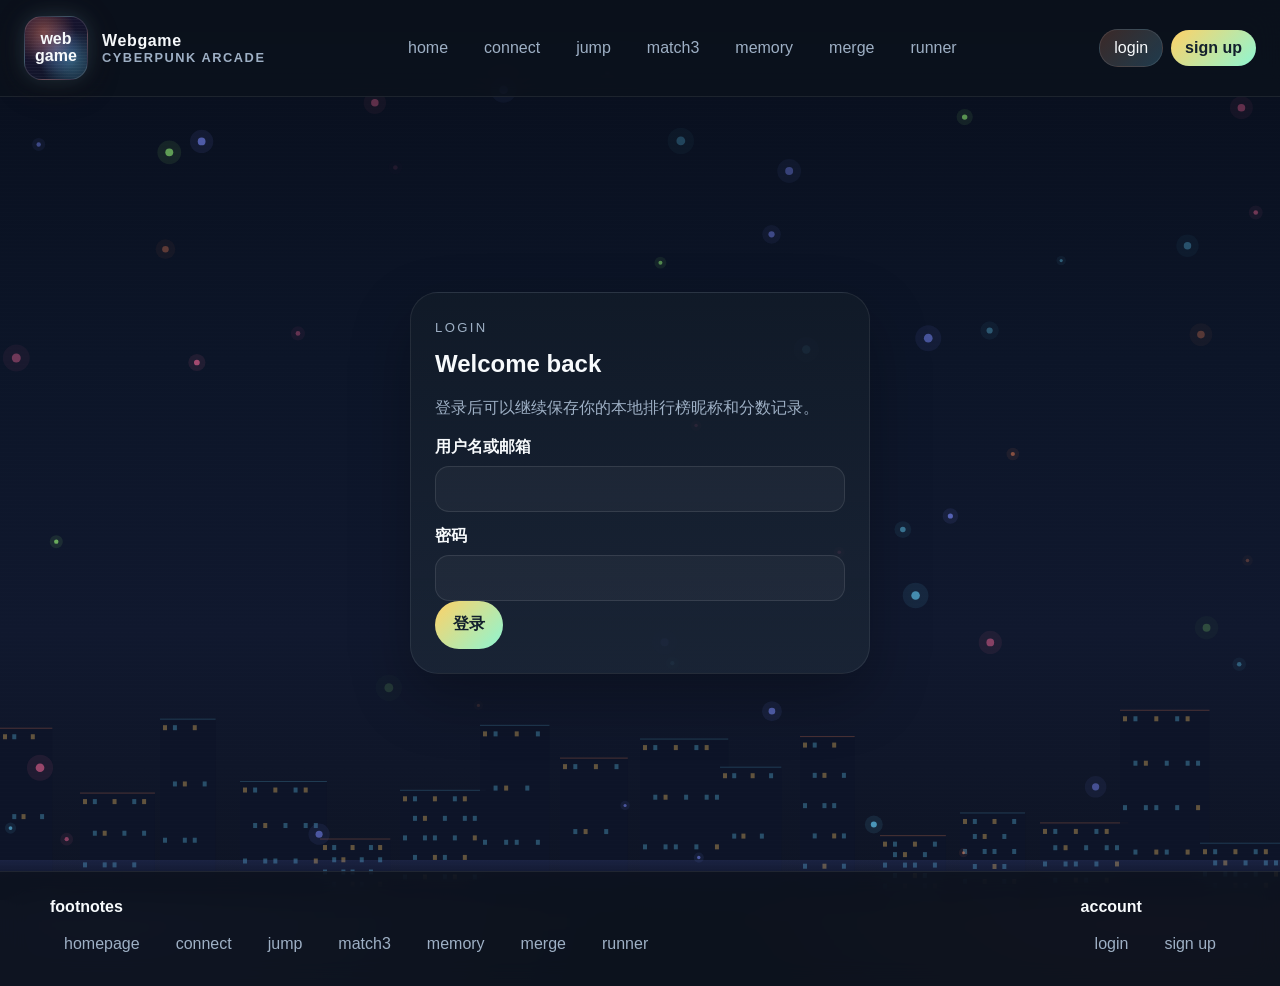
<file: site/login.html>
<!doctype html>
<html lang="zh-CN">
<head>
  <meta charset="utf-8">
  <meta name="viewport" content="width=device-width, initial-scale=1">
  <title>Login</title>
  <link rel="stylesheet" href="./assets/style.css">
</head>
<body>
  <div class="site-shell">
    <header class="site-header">
      <div class="brand-wrap">
        <a class="logo-orb" href="./index.html"><span class="logo-text">web<br>game</span></a>
        <div class="brand-texts">
          <a class="brand" href="./index.html">Webgame</a>
          <span class="brand-sub">Cyberpunk Arcade</span>
        </div>
      </div>

      <nav class="top-nav">
        <a href="./index.html">home</a>
        <a href="./games/connect.html">connect</a>
        <a href="./games/jump.html">jump</a>
        <a href="./games/match3.html">match3</a>
        <a href="./games/memory.html">memory</a>
        <a href="./games/merge.html">merge</a>
        <a href="./games/runner.html">runner</a>
      </nav>

      <div class="auth-links">
        <a class="is-current" href="./login.html">login</a>
        <a class="auth-primary" href="./signup.html">sign up</a>
      </div>
    </header>

    <main class="page auth-page">
      <section class="panel auth-card">
        <p class="eyebrow">login</p>
        <h1>Welcome back</h1>
        <p>登录后可以继续保存你的本地排行榜昵称和分数记录。</p>

        <form class="auth-forms">
          <label>用户名或邮箱</label>
          <input name="user" required>

          <label>密码</label>
          <input name="password" type="password" required>

          <button type="submit">登录</button>
        </form>
      </section>
    </main>

    <footer class="site-footer">
      <div class="footer-inner">
        <div>
          <div class="footer-title">footnotes</div>
          <div class="footer-links">
            <a href="./index.html">homepage</a>
            <a href="./games/connect.html">connect</a>
            <a href="./games/jump.html">jump</a>
            <a href="./games/match3.html">match3</a>
            <a href="./games/memory.html">memory</a>
            <a href="./games/merge.html">merge</a>
            <a href="./games/runner.html">runner</a>
          </div>
        </div>

        <div>
          <div class="footer-title">account</div>
          <div class="footer-auth">
            <a href="./login.html">login</a>
            <a href="./signup.html">sign up</a>
          </div>
        </div>
      </div>
    </footer>
  </div>

  <script src="./assets/main.js"></script>
</body>
</html>
</file>
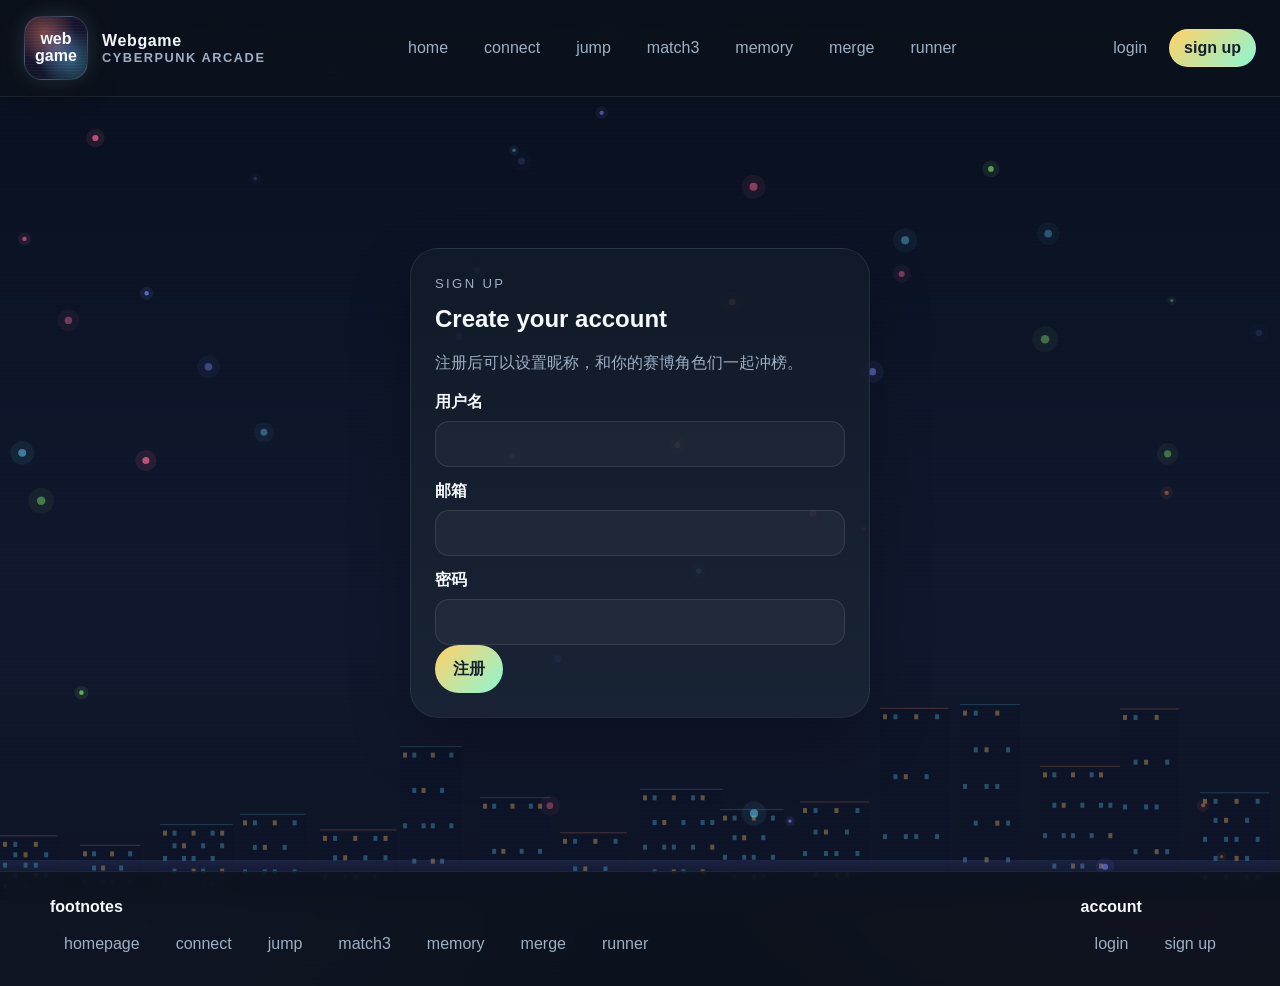
<file: site/signup.html>
<!doctype html>
<html lang="zh-CN">
<head>
  <meta charset="utf-8">
  <meta name="viewport" content="width=device-width, initial-scale=1">
  <title>Sign Up</title>
  <link rel="stylesheet" href="./assets/style.css">
</head>
<body>
  <div class="site-shell">
    <header class="site-header">
      <div class="brand-wrap">
        <a class="logo-orb" href="./index.html"><span class="logo-text">web<br>game</span></a>
        <div class="brand-texts">
          <a class="brand" href="./index.html">Webgame</a>
          <span class="brand-sub">Cyberpunk Arcade</span>
        </div>
      </div>

      <nav class="top-nav">
        <a href="./index.html">home</a>
        <a href="./games/connect.html">connect</a>
        <a href="./games/jump.html">jump</a>
        <a href="./games/match3.html">match3</a>
        <a href="./games/memory.html">memory</a>
        <a href="./games/merge.html">merge</a>
        <a href="./games/runner.html">runner</a>
      </nav>

      <div class="auth-links">
        <a href="./login.html">login</a>
        <a class="auth-primary is-current" href="./signup.html">sign up</a>
      </div>
    </header>

    <main class="page auth-page">
      <section class="panel auth-card">
        <p class="eyebrow">sign up</p>
        <h1>Create your account</h1>
        <p>注册后可以设置昵称，和你的赛博角色们一起冲榜。</p>

        <form class="auth-forms">
          <label>用户名</label>
          <input name="username" required>

          <label>邮箱</label>
          <input name="email" type="email" required>

          <label>密码</label>
          <input name="password" type="password" required>

          <button type="submit">注册</button>
        </form>
      </section>
    </main>

    <footer class="site-footer">
      <div class="footer-inner">
        <div>
          <div class="footer-title">footnotes</div>
          <div class="footer-links">
            <a href="./index.html">homepage</a>
            <a href="./games/connect.html">connect</a>
            <a href="./games/jump.html">jump</a>
            <a href="./games/match3.html">match3</a>
            <a href="./games/memory.html">memory</a>
            <a href="./games/merge.html">merge</a>
            <a href="./games/runner.html">runner</a>
          </div>
        </div>

        <div>
          <div class="footer-title">account</div>
          <div class="footer-auth">
            <a href="./login.html">login</a>
            <a href="./signup.html">sign up</a>
          </div>
        </div>
      </div>
    </footer>
  </div>

  <script src="./assets/main.js"></script>
</body>
</html>
</file>
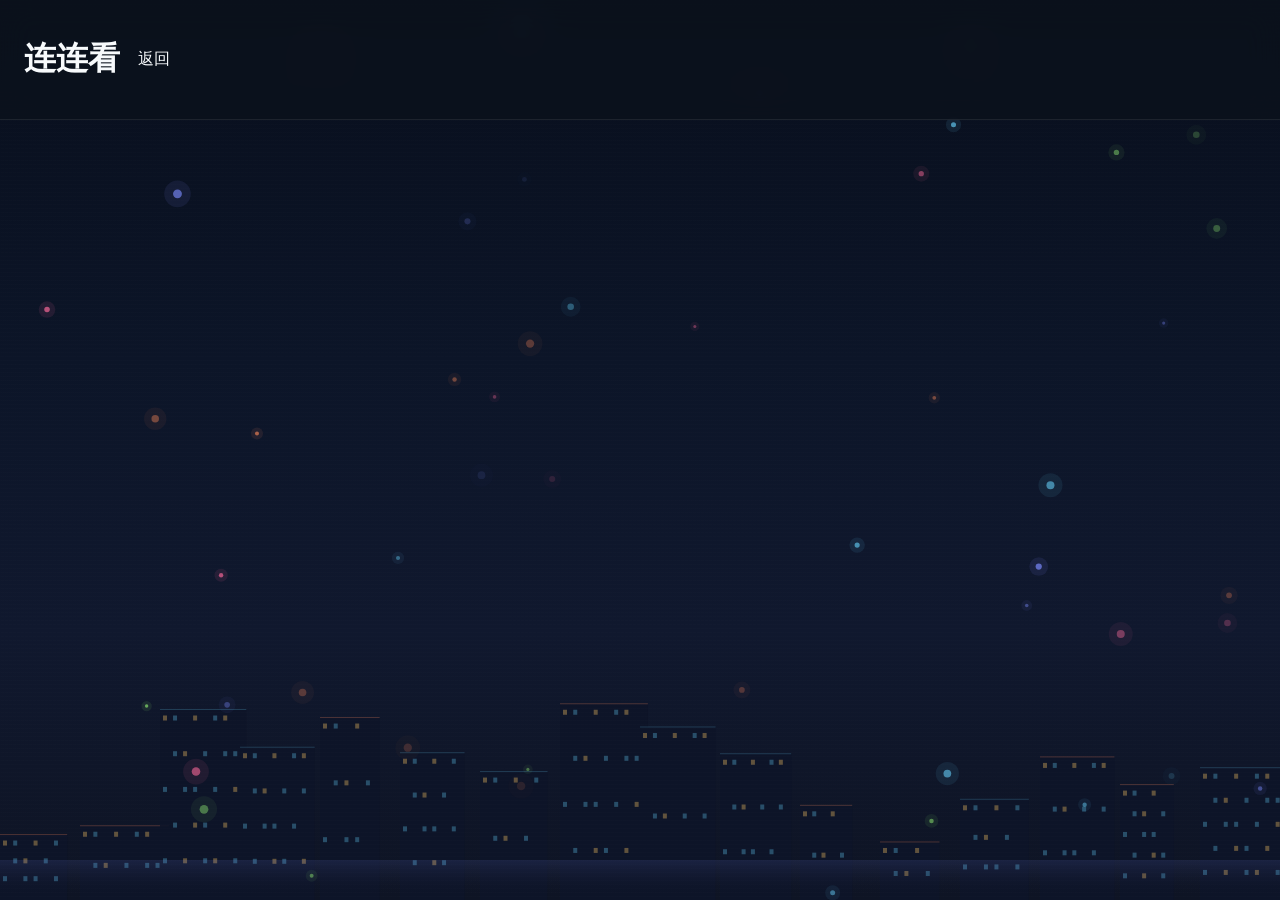
<file: site/games/lianliankan.html>
<!doctype html>
<html lang="zh-CN">
  <head>
    <meta charset="utf-8">
    <meta name="viewport" content="width=device-width, initial-scale=1">
    <title>连连看</title>
    <link rel="stylesheet" href="/site/assets/style.css">
  </head>
  <body>
    <header class="site-header"><h1>连连看</h1><nav><a href="/site/index.html">返回</a></nav></header>
    <main class="container">
      <p>这是“连连看”游戏的占位页。放置棋盘和逻辑在这里。</p>
      <div class="game-card" style="height:300px;align-items:flex-start;padding:12px;"><small style="color:#666">游戏画布占位</small></div>
    </main>
    <script src="/site/assets/main.js"></script>
  </body>
</html>
</file>
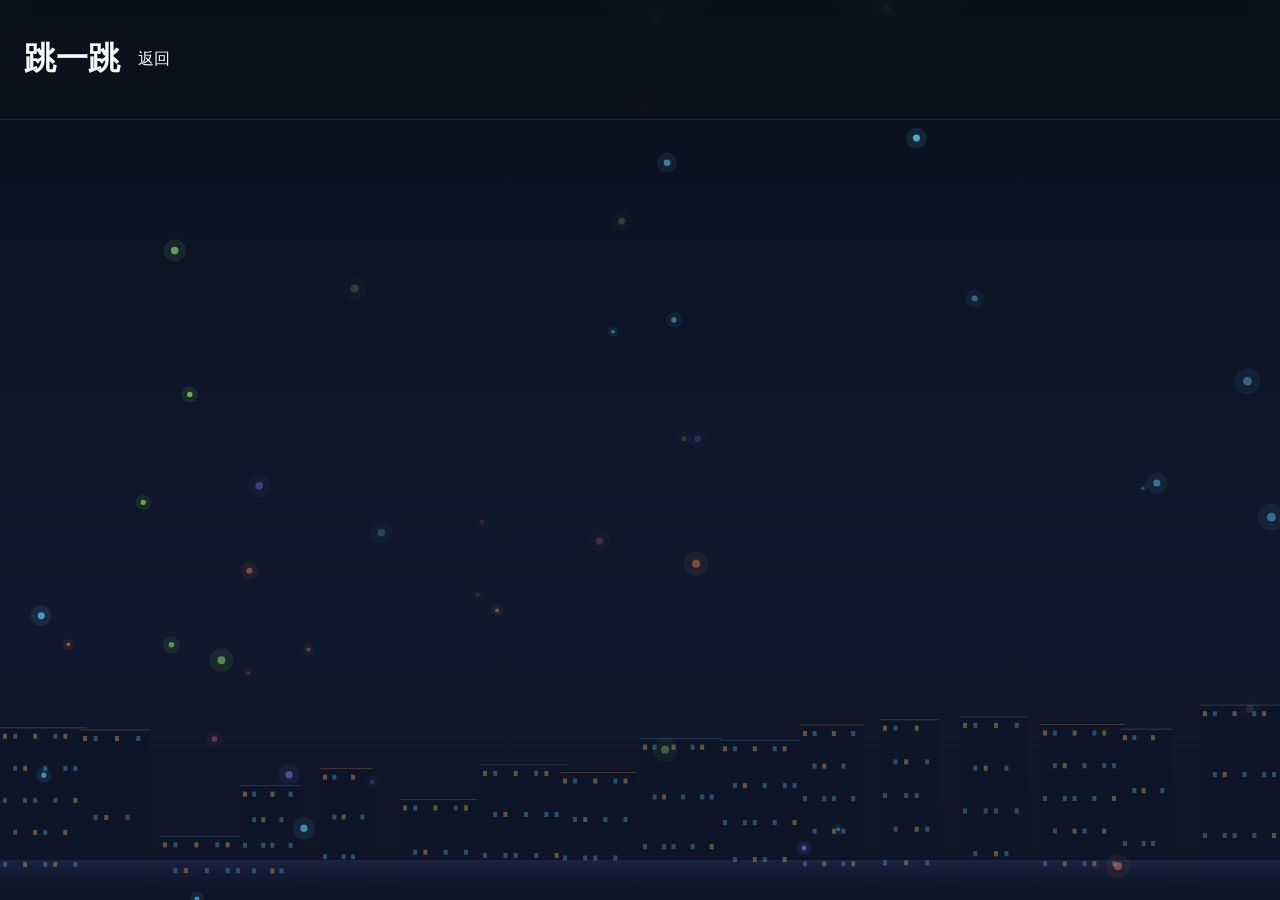
<file: site/games/tiaoyitiao.html>
<!doctype html>
<html lang="zh-CN">
  <head>
    <meta charset="utf-8">
    <meta name="viewport" content="width=device-width, initial-scale=1">
    <title>跳一跳</title>
    <link rel="stylesheet" href="/site/assets/style.css">
  </head>
  <body>
    <header class="site-header"><h1>跳一跳</h1><nav><a href="/site/index.html">返回</a></nav></header>
    <main class="container">
      <p>这是“跳一跳”游戏的占位页。你可以在这里加入 Canvas 或游戏逻辑。</p>
      <div class="game-card" style="height:300px;align-items:flex-start;padding:12px;"><small style="color:#666">游戏画布占位</small></div>
    </main>
    <script src="/site/assets/main.js"></script>
  </body>
</html>
</file>
<file: site/assets/style.css>
:root{
  --bg:#0f1724;
  --bg-soft:#162133;
  --panel:rgba(18,27,40,.84);
  --panel-2:rgba(26,37,54,.88);
  --line:rgba(255,255,255,.08);
  --line-strong:rgba(104,213,255,.3);
  --text:#f7fafc;
  --muted:#9eb0c5;
  --warm:#ff8a5b;
  --warm-soft:#ffd166;
  --cool:#68d5ff;
  --cool-soft:#8ef6d3;
  --pink:#ff6b9c;
  --violet:#7c8cff;
  --green:#8ae26f;
  --shadow:0 24px 60px rgba(0,0,0,.28);
  --radius-xl:28px;
  --radius-lg:22px;
  --radius-md:16px;
  --radius-pill:999px;
}

*{box-sizing:border-box}
html,body{margin:0;min-height:100%}
body{
  font-family:"Segoe UI","PingFang SC","Microsoft YaHei",sans-serif;
  color:var(--text);
  background:
    /* 左上暖光 */
    radial-gradient(ellipse 50% 40% at 5% 5%, rgba(255,138,91,.14), transparent),
    /* 右上冷光 */
    radial-gradient(ellipse 45% 35% at 95% 8%, rgba(104,213,255,.12), transparent),
    /* 左下紫 */
    radial-gradient(ellipse 40% 30% at 8% 92%, rgba(124,140,255,.1), transparent),
    /* 右下粉 */
    radial-gradient(ellipse 35% 25% at 90% 88%, rgba(255,107,156,.08), transparent),
    /* 中心柔光 */
    radial-gradient(ellipse 60% 50% at 50% 50%, rgba(255,255,255,.02), transparent),
    var(--bg);
  overflow-x:hidden;
  position:relative;
}
/* 全局网格覆盖 — 轻柔双色 */
body::before{
  content:"";position:fixed;inset:0;pointer-events:none;z-index:0;
  background:
    linear-gradient(rgba(104,213,255,.03) 1px, transparent 1px),
    linear-gradient(90deg, rgba(255,138,91,.025) 1px, transparent 1px);
  background-size:40px 40px;
  mask-image:linear-gradient(to bottom, rgba(0,0,0,.6) 0%, rgba(0,0,0,.2) 80%, transparent 100%);
}
/* 超薄 CRT 扫描线 */
body::after{
  content:"";position:fixed;inset:0;pointer-events:none;z-index:0;
  background:repeating-linear-gradient(0deg,transparent 0px,transparent 3px,rgba(255,255,255,.008) 3px,rgba(255,255,255,.008) 4px);
}
a{color:inherit;text-decoration:none}
button,input{font:inherit}

#ambient-canvas{
  position:fixed;
  inset:0;
  width:100%;
  height:100%;
  z-index:0;
  pointer-events:none;
}

.site-shell{position:relative;z-index:1;min-height:100vh;display:flex;flex-direction:column}
.site-header{
  position:sticky;
  top:0;
  z-index:20;
  display:grid;
  grid-template-columns:auto 1fr auto;
  gap:18px;
  align-items:center;
  padding:16px 24px;
  background:rgba(12,18,28,.8);
  backdrop-filter:blur(16px);
  border-bottom:1px solid var(--line);
}
.brand-wrap{display:flex;align-items:center;gap:14px}
.logo-orb{
  width:64px;height:64px;border-radius:18px;display:grid;place-items:center;
  background:
    radial-gradient(circle at 30% 25%, rgba(255,138,91,.4), transparent 50%),
    radial-gradient(circle at 75% 70%, rgba(104,213,255,.35), transparent 50%),
    radial-gradient(circle at 50% 50%, rgba(124,140,255,.3), transparent 60%),
    linear-gradient(145deg, #1a1030, #0e1828);
  border:1.5px solid rgba(255,255,255,.15);
  box-shadow:
    0 0 20px rgba(104,213,255,.15),
    0 0 40px rgba(255,138,91,.08),
    0 8px 32px rgba(0,0,0,.3);
  position:relative;
  overflow:hidden;
  transition:.3s ease;
}
.logo-orb:hover{
  box-shadow:
    0 0 28px rgba(104,213,255,.25),
    0 0 50px rgba(255,138,91,.15),
    0 8px 32px rgba(0,0,0,.3);
  transform:translateY(-2px);
}
/* 扫描线动效 */
.logo-orb::after{
  content:"";position:absolute;inset:0;pointer-events:none;
  background:repeating-linear-gradient(0deg,transparent 0px,transparent 2px,rgba(255,255,255,.03) 2px,rgba(255,255,255,.03) 3px);
  animation:logoScan 4s linear infinite;
}
@keyframes logoScan{
  0%{transform:translateY(-100%)}100%{transform:translateY(100%)}
}
.logo-svg{width:52px;height:52px;display:block;filter:drop-shadow(0 0 6px rgba(104,213,255,.3))}
.brand,.brand-texts{font-weight:800;letter-spacing:.04em}
.logo-text{line-height:1.05;text-align:center;font-weight:800}
.brand-sub{
  display:block;
  color:var(--muted);
  font-size:.8rem;
  letter-spacing:.12em;
  text-transform:uppercase;
}
.top-nav,.auth-links,.footer-links,.footer-auth,.quick-links{
  display:flex;flex-wrap:wrap;gap:8px;align-items:center
}
.top-nav{justify-content:center}
.auth-links{justify-content:flex-end}
.top-nav a,.auth-links a,.footer-links a,.footer-auth a,.quick-links a{
  padding:9px 14px;border-radius:var(--radius-pill);color:var(--muted);
  transition:.18s ease;
}
.top-nav a:hover,.auth-links a:hover,.footer-links a:hover,.footer-auth a:hover,.quick-links a:hover{
  color:var(--text);background:rgba(255,255,255,.06);transform:translateY(-1px)
}
.is-current{
  background:linear-gradient(135deg, rgba(255,138,91,.2), rgba(104,213,255,.22));
  color:var(--text)!important;
  border:1px solid rgba(255,255,255,.1);
}
.auth-primary{
  color:#13202d!important;
  background:linear-gradient(135deg, var(--warm-soft), var(--cool-soft));
  font-weight:700;
}

.page{width:min(1180px, calc(100% - 28px));margin:26px auto 0;flex:1}
.panel{
  background:linear-gradient(180deg, var(--panel), var(--panel-2));
  border:1px solid var(--line);
  border-radius:var(--radius-xl);
  box-shadow:var(--shadow);
}

.home-hero{
  display:grid;
  grid-template-columns:1.2fr .8fr;
  gap:24px;
  padding:30px;
  align-items:center;
}
.eyebrow{
  margin:0 0 10px;
  color:var(--cool);
  font-size:.82rem;
  letter-spacing:.18em;
  text-transform:uppercase;
}
.hero-copy h1,.game-head h1,.auth-card h1{margin:0 0 12px}
.hero-copy h1{font-size:clamp(2.2rem,4vw,3.5rem);line-height:1.04}
.hero-copy p,.game-head p,.auth-card p,.cw-lore-text,.side-card p,.leaderboard li,.footer-note{
  color:var(--muted);
  line-height:1.7;
}
.hero-actions,.game-controls{display:flex;flex-wrap:wrap;gap:12px;align-items:center}
.hero-actions{margin-top:22px}
.cta-primary,.cta-secondary,.game-controls button,.auth-card button{
  min-height:48px;padding:0 18px;border:none;border-radius:var(--radius-pill);cursor:pointer;
  display:inline-flex;align-items:center;justify-content:center;font-weight:700;transition:.18s ease
}
.cta-primary,.game-controls button,.auth-card button{
  color:#13202d;background:linear-gradient(135deg, var(--warm-soft), var(--cool-soft))
}
.cta-secondary{
  color:var(--text);background:rgba(255,255,255,.05);border:1px solid rgba(255,255,255,.1)
}
.cta-primary:hover,.cta-secondary:hover,.game-controls button:hover,.auth-card button:hover{transform:translateY(-2px)}

.glow-frame{
  min-height:320px;padding:20px;border-radius:24px;
  background:
    radial-gradient(circle at top left, rgba(255,138,91,.22), transparent 36%),
    radial-gradient(circle at bottom right, rgba(104,213,255,.2), transparent 42%),
    rgba(14,22,34,.84);
  border:1px solid rgba(255,255,255,.1);
}
.hero-preview{display:flex;flex-direction:column;gap:16px;height:100%}
.hero-preview-top{display:flex;gap:10px;flex-wrap:wrap}
.hero-chip{
  padding:8px 12px;border-radius:var(--radius-pill);background:rgba(255,255,255,.08);
  color:var(--text);font-size:.88rem
}
.hero-chip-alt{background:rgba(104,213,255,.12)}
.hero-preview-board{
  display:grid;
  grid-template-columns:repeat(2,minmax(0,1fr));
  gap:12px;
  flex:1;
}
.hero-preview-card,.game-block{
  padding:18px;border-radius:20px;border:1px solid rgba(255,255,255,.08);
  background:rgba(255,255,255,.04);transition:.18s ease
}
.hero-preview-card strong,.game-title h3{display:block;margin-bottom:8px}
.hero-preview-card span{color:var(--muted);font-size:.92rem;line-height:1.5}
.hero-preview-card:hover,.game-block:hover{
  transform:translateY(-4px);
  border-color:var(--line-strong);
  background:rgba(255,255,255,.07);
}

.home-grid{
  margin-top:20px;
  display:grid;
  grid-template-columns:repeat(2,minmax(0,1fr));
  gap:20px;
}
.game-block{min-height:190px;display:flex;flex-direction:column;justify-content:space-between}
.game-block-top,.block-bottom{display:flex;justify-content:space-between;gap:12px;align-items:flex-start}
.game-tag{color:var(--warm-soft);font-size:.78rem;letter-spacing:.16em;text-transform:uppercase}
.game-title p,.mascot-title,.world-best,.cw-subinfo,.muted,.score{color:var(--muted)}
.block-arrow{
  width:42px;height:42px;border-radius:14px;background:rgba(255,255,255,.08);
  display:grid;place-items:center;flex:none
}
.block-cta{
  padding:10px 14px;border-radius:var(--radius-pill);
  background:rgba(104,213,255,.12);color:var(--text);font-weight:700
}

.mascot-strip{margin-top:24px;padding:24px}
.mascot-row{display:flex;flex-wrap:wrap;gap:16px;align-items:stretch;justify-content:center}
.mascot-card{
  width:140px;padding:16px 12px 14px;border-radius:22px;
  background:rgba(255,255,255,.04);border:1px solid rgba(255,255,255,.08);
  display:flex;flex-direction:column;align-items:center;gap:6px;
  transition:.25s ease
}
.mascot-card:hover{transform:translateY(-6px);border-color:rgba(255,255,255,.18);background:rgba(255,255,255,.07)}
.mascot-canvas{display:block;border-radius:12px;cursor:pointer;transition:filter .2s ease;touch-action:none}
.mascot-canvas:hover{filter:brightness(1.1) drop-shadow(0 0 8px rgba(104,213,255,.3))}
.mascot-hint{
  color:var(--muted);font-size:.85rem;line-height:1.7;margin-bottom:10px;
  padding:10px 14px;border-radius:14px;
  background:linear-gradient(135deg, rgba(255,138,91,.06), rgba(104,213,255,.06));
  border:1px dashed rgba(255,255,255,.1)
}
.mascot-hint strong{color:var(--warm-soft)}
.mascot-name{color:var(--text);font-size:.95rem;font-weight:700}
.mascot-personality{font-size:.78rem;font-weight:600;letter-spacing:.06em}
.mascot-desc{color:var(--muted);font-size:.72rem;line-height:1.5;text-align:center}
.mascot-collected{font-size:.68rem;color:var(--cool-soft);font-weight:600}
.mascot-secret{border:1px dashed rgba(255,255,255,.12);background:rgba(255,255,255,.02)}
.mascot-secret.mascot-unlocked{border-style:solid;border-color:rgba(255,209,102,.25);background:rgba(255,209,102,.04)}
.blind-box{
  width:64px;height:64px;border-radius:16px;
  background:rgba(255,255,255,.06);border:2px dashed rgba(255,255,255,.1);
  display:grid;place-items:center;font-size:1.8rem;color:rgba(255,255,255,.15);
  font-weight:800
}
.mascot-progress{font-size:.7rem;color:var(--muted);font-weight:600}
.celeb-progress{color:var(--muted);font-size:.82rem;text-align:center;line-height:1.6}
.celeb-progress strong{color:var(--warm-soft)}
.mascot{position:relative;width:58px;height:58px}
.mascot .head,.mascot .body,.mascot .arm,.mascot .leg,.mascot .eye,.mascot .mouth,.mascot .extra{position:absolute}
.mascot.skull .head,.mascot.blob .head,.mascot.buddy .head,.mascot.crown .head,.mascot.fluff .head{
  inset:8px;border:2px solid rgba(255,255,255,.72);border-radius:18px
}
.mascot.fluff .head,.mascot.crown .head{border-radius:50%}
.mascot .eye.eye-l,.mascot .eye.eye-r{
  width:6px;height:8px;background:var(--cool-soft);border-radius:50%;top:22px
}
.mascot .eye.eye-l{left:20px}.mascot .eye.eye-r{right:20px}
.mascot .body{left:21px;right:21px;bottom:10px;height:16px;border:2px solid rgba(255,255,255,.7);border-top:none;border-radius:0 0 10px 10px}
.mascot .leg.leg-l,.mascot .leg.leg-r{width:2px;height:12px;background:rgba(255,255,255,.72);bottom:0}
.mascot .leg.leg-l{left:24px}.mascot .leg.leg-r{right:24px}
.mascot .arm.arm-l,.mascot .arm.arm-r{width:2px;height:12px;background:rgba(255,255,255,.72);top:34px}
.mascot .arm.arm-l{left:12px;transform:rotate(25deg)}.mascot .arm.arm-r{right:12px;transform:rotate(-25deg)}
.mascot .extra{inset:0;border:2px dashed rgba(255,255,255,.28);border-radius:50%}
.mascot .mouth{left:23px;right:23px;bottom:18px;height:6px;border-bottom:2px solid var(--pink)}

.game-layout{display:grid;grid-template-columns:1.35fr .65fr;gap:20px}
.game-main{display:flex;flex-direction:column;gap:18px}
.game-head,.side-card,.leaderboard,.auth-card,.game-status{padding:24px}
.game-area{
  min-height:480px;padding:14px;border-radius:var(--radius-xl);
  background:linear-gradient(180deg, rgba(255,255,255,.04), rgba(255,255,255,.02));
  border:1px solid var(--line)
}
.score{
  padding:10px 14px;border-radius:var(--radius-pill);background:rgba(255,255,255,.06);
  border:1px solid rgba(255,255,255,.08);font-weight:700
}
.leaderboard ol{list-style:none;padding:0;margin:16px 0 0;display:grid;gap:8px}
.leaderboard li{
  display:flex;align-items:center;gap:10px;padding:10px 14px;border-radius:14px;
  background:rgba(255,255,255,.04);border:1px solid rgba(255,255,255,.06)
}
.leaderboard li:nth-child(1){background:rgba(255,209,102,.08);border-color:rgba(255,209,102,.2)}
.leaderboard li:nth-child(2){background:rgba(192,192,210,.06);border-color:rgba(192,192,210,.15)}
.leaderboard li:nth-child(3){background:rgba(205,127,50,.06);border-color:rgba(205,127,50,.15)}
.lb-rank{min-width:28px;text-align:center;font-weight:700}
.lb-name{flex:1;font-weight:600}
.lb-score{font-weight:800;color:var(--warm-soft);font-family:monospace;font-size:1.05rem}
.lb-time{font-size:.72rem;color:var(--muted);margin-left:auto}
.world-best{color:var(--muted);margin:8px 0 4px;font-size:.9rem}
.world-best strong{color:var(--cool);font-size:1.1rem}
.auth-page{display:grid;place-items:center;min-height:calc(100vh - 180px)}
.auth-card{width:min(460px,100%)}
.auth-card label{display:block;margin:14px 0 8px;font-weight:700}
.auth-card input{
  width:100%;min-height:46px;padding:0 14px;border-radius:14px;border:1px solid rgba(255,255,255,.1);
  background:rgba(255,255,255,.04);color:var(--text)
}
.auth-card input:focus{outline:2px solid rgba(104,213,255,.28)}

.site-footer{
  margin-top:28px;padding-top:8px;border-top:1px solid var(--line);
  background:rgba(12,18,28,.76);backdrop-filter:blur(12px)
}
.footer-inner{
  width:min(1180px, calc(100% - 28px));margin:0 auto;padding:18px 0 24px;
  display:flex;justify-content:space-between;gap:20px;flex-wrap:wrap
}
.footer-title{font-weight:800;margin-bottom:10px}

.cw-wrap{display:flex;flex-direction:column;gap:16px}
.cw-lore{
  padding:16px 18px;border-radius:18px;background:rgba(255,255,255,.04);
  border:1px solid rgba(255,255,255,.08)
}
.cw-lore-badge{
  display:inline-flex;padding:6px 10px;border-radius:var(--radius-pill);
  background:rgba(255,138,91,.12);color:var(--warm-soft);font-size:.8rem;margin-bottom:10px
}
.cw-lore-title{font-weight:800;font-size:1.12rem;margin-bottom:6px}
.cw-canvas{
  width:100%;min-height:400px;display:block;border-radius:20px;border:1px solid rgba(255,255,255,.08)
}
.jump-charge-wrap{
  height:12px;background:rgba(255,255,255,.06);border-radius:var(--radius-pill);
  overflow:hidden;border:1px solid rgba(255,255,255,.08)
}
.jump-charge-bar{
  height:100%;width:0;background:linear-gradient(90deg,var(--warm),var(--warm-soft),var(--cool));
  transition:width .05s linear
}

.m3-board,.memory-grid,.merge-grid{display:grid;gap:10px}
.m3-board{grid-template-columns:repeat(7,minmax(0,1fr))}
.memory-grid{grid-template-columns:repeat(4,minmax(0,1fr))}
.merge-grid{grid-template-columns:repeat(5,minmax(0,1fr))}
/* 糖果色卡牌 — 鲜艳可爱 */
.m3-cell,.memory-card,.merge-cell{
  aspect-ratio:1/1;border:none;border-radius:18px;cursor:pointer;
  background:linear-gradient(160deg, rgba(255,255,255,.85), rgba(240,240,255,.7));
  color:#2a2040;transition:.2s ease;
  box-shadow:0 4px 12px rgba(100,80,160,.12), inset 0 1px 0 rgba(255,255,255,.8);
  font-weight:700
}
.m3-cell:hover,.memory-card:hover,.merge-cell:hover{
  transform:translateY(-4px) scale(1.04);
  box-shadow:0 8px 20px rgba(100,80,160,.2), inset 0 1px 0 rgba(255,255,255,.9)
}
.m3-cell{font-size:1.7rem;background:linear-gradient(160deg, color-mix(in srgb, var(--mc) 30%, #fff 70%), color-mix(in srgb, var(--mc) 15%, #fff 85%))}
.m3-cell.selected{outline:3px solid var(--mc);box-shadow:0 0 0 6px color-mix(in srgb, var(--mc) 25%, transparent)}
.memory-card{position:relative;overflow:hidden;background:linear-gradient(160deg, #e8e0ff, #f0e8ff)}
.memory-front,.memory-back{
  position:absolute;inset:0;display:grid;place-items:center;font-size:1.8rem;transition:.25s ease
}
.memory-front{
  opacity:0;transform:rotateY(90deg);
  background:linear-gradient(160deg, color-mix(in srgb, var(--mc) 35%, #fff 65%), color-mix(in srgb, var(--mc) 20%, #fff 80%));
  color:#2a2040;border-radius:18px
}
.memory-back{
  opacity:1;
  background:linear-gradient(160deg, #c8beff, #e0d8ff);
  color:#7060a0;font-size:2rem;font-weight:800;border-radius:18px
}
.memory-card.face-up .memory-front{opacity:1;transform:rotateY(0deg)}
.memory-card.face-up .memory-back{opacity:0;transform:rotateY(-90deg)}
.memory-card.matched{
  box-shadow:0 0 16px color-mix(in srgb, var(--mc) 40%, transparent),0 4px 12px rgba(0,0,0,.1);
  transform:scale(.95);opacity:.85;pointer-events:none;
  border:2px solid color-mix(in srgb, var(--mc) 50%, #fff)
}
.merge-cell{
  display:flex;flex-direction:column;align-items:center;justify-content:center;gap:8px;
  background:linear-gradient(160deg, rgba(255,255,255,.6), rgba(240,240,255,.5))
}
.merge-cell.filled{
  background:linear-gradient(160deg, color-mix(in srgb, var(--mc) 30%, #fff 70%), color-mix(in srgb, var(--mc) 15%, #fff 85%));
  color:#2a2040;font-weight:800
}
.merge-next{
  display:inline-flex;padding:8px 12px;border-radius:var(--radius-pill);
  background:linear-gradient(135deg, var(--warm-soft), var(--cool-soft));color:#2a2040;font-weight:800
}
.merge-empty,.cw-empty{color:var(--muted)}

.pulse{animation:pulse 1.2s ease-in-out infinite}
@keyframes pulse{0%,100%{box-shadow:0 0 0 0 rgba(104,213,255,.25)}50%{box-shadow:0 0 0 10px rgba(104,213,255,0)}}

@media (max-width: 980px){
  .site-header{grid-template-columns:1fr}
  .top-nav,.auth-links{justify-content:flex-start}
  .home-hero,.game-layout{grid-template-columns:1fr}
}

@media (max-width: 720px){
  .page{width:min(100% - 18px,100%)}
  .home-grid,.hero-preview-board{grid-template-columns:1fr}
  .memory-grid{grid-template-columns:repeat(4,minmax(0,1fr))}
}

@media (max-width: 560px){
  .site-header{padding:14px}
  .logo-orb{width:56px;height:56px}
  .game-area,.cw-canvas{min-height:340px}
}

/* =========================
   CELEBRATION OVERLAY
   庆祝弹窗
   ========================= */
.celeb-overlay{
  position:fixed;
  inset:0;
  z-index:100;
  display:grid;
  place-items:center;
  background:rgba(6,10,20,.82);
  backdrop-filter:blur(10px);
  animation:celebFadeIn .35s ease;
}
@keyframes celebFadeIn{
  from{opacity:0;transform:scale(.95)}
  to{opacity:1;transform:scale(1)}
}
.celeb-box{
  width:min(580px, calc(100vw - 32px));
  background:linear-gradient(180deg, var(--panel), var(--panel-2, rgba(18,24,38,.92)));
  border:1px solid rgba(255,255,255,.1);
  border-radius:var(--radius-xl, 28px);
  box-shadow:0 32px 80px rgba(0,0,0,.5), 0 0 60px rgba(104,213,255,.08);
  padding:20px;
  display:flex;
  flex-direction:column;
  align-items:center;
  gap:14px;
}
.celeb-canvas{
  width:100%;
  max-width:540px;
  height:auto;
  aspect-ratio:540/320;
  border-radius:16px;
  border:1px solid rgba(255,255,255,.08);
  background:#0f1724;
}
.celeb-title{
  font-size:1.15rem;
  font-weight:800;
  color:var(--warm-soft, #ffd166);
  letter-spacing:.04em;
}
.celeb-score{
  font-size:1.5rem;
  font-weight:800;
  color:var(--text, #f7fafc);
}
.celeb-score strong{
  color:var(--cool, #68d5ff);
  font-size:1.8rem;
}
.celeb-form{
  display:flex;
  flex-wrap:wrap;
  gap:10px;
  width:100%;
  max-width:440px;
  justify-content:center;
}
.celeb-input{
  flex:1;
  min-width:180px;
  min-height:46px;
  padding:0 16px;
  border-radius:var(--radius-pill, 999px);
  border:1px solid rgba(255,255,255,.12);
  background:rgba(255,255,255,.06);
  color:var(--text, #f7fafc);
  font-size:1rem;
  outline:none;
  transition:.18s ease;
}
.celeb-input:focus{
  border-color:rgba(104,213,255,.5);
  box-shadow:0 0 0 4px rgba(104,213,255,.1);
  background:rgba(255,255,255,.08);
}
.celeb-input::placeholder{
  color:var(--muted, #9eb0c5);
  opacity:.7;
}
.celeb-save{
  min-height:46px;
  padding:0 20px;
  border:none;
  border-radius:var(--radius-pill, 999px);
  background:linear-gradient(135deg, var(--warm-soft, #ffd166), var(--cool-soft, #8ef6d3));
  color:#13202d;
  font-weight:800;
  cursor:pointer;
  transition:.18s ease;
}
.celeb-save:hover{
  transform:translateY(-2px);
  box-shadow:0 8px 24px rgba(104,213,255,.2);
}
.celeb-skip{
  min-height:46px;
  padding:0 16px;
  border:1px solid rgba(255,255,255,.1);
  border-radius:var(--radius-pill, 999px);
  background:rgba(255,255,255,.05);
  color:var(--muted, #9eb0c5);
  cursor:pointer;
  transition:.18s ease;
}
.celeb-skip:hover{
  color:var(--text, #f7fafc);
  background:rgba(255,255,255,.08);
}
@media(max-width:560px){
  .celeb-box{padding:14px}
  .celeb-canvas{aspect-ratio:4/3}
  .celeb-form{flex-direction:column}
  .celeb-input{min-width:0}
}

/* =========================
   LEVEL SYSTEM UI
   ========================= */
.level-bar{
  display:flex;align-items:center;gap:10px;margin-left:auto;
  font-size:.85rem;color:var(--muted)
}
.level-tag{
  padding:6px 12px;border-radius:var(--radius-pill);
  background:rgba(104,213,255,.1);color:var(--cool);font-weight:600
}
.level-tag strong{color:var(--text);font-size:1.05rem}
.level-lives{
  font-size:1.05rem;letter-spacing:2px;
  color:#ff6b9c;text-shadow:0 0 8px rgba(255,107,156,.3)
}
.sfx-toggle{
  width:36px;height:36px;border:1px solid rgba(255,255,255,.1);border-radius:10px;
  background:rgba(255,255,255,.05);cursor:pointer;font-size:1rem;
  display:grid;place-items:center;transition:.18s ease
}
.sfx-toggle:hover{background:rgba(255,255,255,.1)}

/* 关卡过渡弹窗 */
.level-overlay{
  position:fixed;inset:0;z-index:100;
  display:grid;place-items:center;
  background:rgba(6,10,20,.78);backdrop-filter:blur(8px);
  animation:celebFadeIn .3s ease
}
.level-box{
  text-align:center;padding:28px 36px;border-radius:var(--radius-xl);
  background:linear-gradient(180deg,var(--panel),var(--panel-2,rgba(18,24,38,.92)));
  border:1px solid rgba(255,255,255,.1);
  box-shadow:0 24px 60px rgba(0,0,0,.4)
}
.level-star{font-size:3rem;color:var(--warm-soft);margin-bottom:8px}
.level-msg{font-size:1.4rem;font-weight:800;margin-bottom:6px}
.level-scores{color:var(--muted);margin-bottom:16px}
.level-scores strong{color:var(--cool)}
.level-next-btn,.level-quit-btn{
  min-height:42px;padding:0 20px;border:none;border-radius:var(--radius-pill);
  cursor:pointer;font-weight:700;margin:4px;transition:.18s ease
}
.level-next-btn{
  background:linear-gradient(135deg,var(--warm-soft),var(--cool-soft));color:#13202d
}
.level-next-btn:hover{transform:translateY(-2px)}
.level-quit-btn{
  background:rgba(255,255,255,.06);border:1px solid rgba(255,255,255,.1);color:var(--muted)
}
.level-quit-btn:hover{color:var(--text);background:rgba(255,255,255,.1)}

/* 分数弹出动画 */
.score-popup{
  position:absolute;pointer-events:none;
  font-weight:800;font-size:1.1rem;color:var(--warm-soft);
  text-shadow:0 0 8px rgba(255,209,102,.4);
  animation:scoreFloat .8s ease-out forwards
}
@keyframes scoreFloat{
  0%{opacity:1;transform:translateY(0) scale(1)}
  100%{opacity:0;transform:translateY(-40px) scale(1.3)}
}

/* 震动动画 */
.shake{animation:shakeAnim .3s ease}
@keyframes shakeAnim{
  0%,100%{transform:translateX(0)}
  25%{transform:translateX(-4px)}
  75%{transform:translateX(4px)}
}

/* 背景主题 CSS (DOM 游戏用) — 明亮彩色 */
.bg-theme-0{background:linear-gradient(180deg,#a8d8f0,#f0e6f6)!important}
.bg-theme-1{background:linear-gradient(180deg,#b8e6c8,#e8f5e0)!important}
.bg-theme-2{background:linear-gradient(180deg,#ffd4a8,#f0c8e0)!important}
.bg-theme-3{background:linear-gradient(180deg,#8b7cc8,#c8b8e8)!important}
.bg-theme-4{background:linear-gradient(180deg,#ffc8d0,#e0c8ff)!important}
.bg-theme-0 *,.bg-theme-1 *,.bg-theme-2 *,.bg-theme-3 *,.bg-theme-4 *{color:#2a2040}
.bg-theme-0 .m3-cell,.bg-theme-1 .m3-cell,.bg-theme-2 .m3-cell,.bg-theme-3 .m3-cell,.bg-theme-4 .m3-cell,
.bg-theme-0 .memory-card,.bg-theme-1 .memory-card,.bg-theme-2 .memory-card,.bg-theme-3 .memory-card,.bg-theme-4 .memory-card,
.bg-theme-0 .merge-cell,.bg-theme-1 .merge-cell,.bg-theme-2 .merge-cell,.bg-theme-3 .merge-cell,.bg-theme-4 .merge-cell{
  box-shadow:0 4px 16px rgba(0,0,0,.1);border:2px solid rgba(255,255,255,.5)
}

@media(max-width:560px){
  .level-bar{margin-left:0;width:100%;justify-content:center}
}

/* =========================
   LOGIC GAME 样式
   ========================= */
.logic-box{display:flex;flex-direction:column;gap:14px;padding:4px 0}
.logic-title{font-size:1.1rem;font-weight:800}
.logic-hint{color:var(--muted);font-size:.88rem}
.logic-sequence{display:flex;flex-wrap:wrap;align-items:center;gap:6px;font-size:1.2rem;font-weight:700}
.logic-num{
  padding:10px 16px;border-radius:14px;
  background:linear-gradient(160deg, rgba(255,255,255,.85), rgba(240,240,255,.7));
  color:#2a2040;box-shadow:0 3px 10px rgba(0,0,0,.1);min-width:44px;text-align:center
}
.logic-blank{background:linear-gradient(160deg,#ffd166,#ffb347);color:#6a4000}
.logic-arrow{color:var(--muted);font-size:1.3rem}
.logic-input-row{display:flex;gap:10px;flex-wrap:wrap}
.logic-input{
  flex:1;min-width:120px;min-height:44px;padding:0 14px;border-radius:var(--radius-pill);
  border:2px solid rgba(255,255,255,.15);background:rgba(255,255,255,.06);color:var(--text);font-size:1rem
}
.logic-input:focus{border-color:var(--cool);outline:none;box-shadow:0 0 0 4px rgba(104,213,255,.12)}
.logic-submit{
  min-height:44px;padding:0 20px;border:none;border-radius:var(--radius-pill);
  background:linear-gradient(135deg,var(--warm-soft),var(--cool-soft));color:#2a2040;font-weight:800;cursor:pointer
}
.logic-submit:hover{transform:translateY(-2px)}
.logic-grid{display:grid;gap:6px;max-width:320px}
.logic-cell{
  aspect-ratio:1;border:none;border-radius:12px;cursor:pointer;font-size:1.4rem;
  background:rgba(255,255,255,.08);color:var(--muted);transition:.15s ease;
  display:grid;place-items:center
}
.logic-cell.on{
  background:linear-gradient(160deg,#ffd166,#ffb347);color:#5a3800;
  box-shadow:0 0 14px rgba(255,209,102,.4)
}
.logic-cell:hover{transform:scale(1.08)}
.logic-attempts{display:flex;flex-direction:column;gap:6px;max-height:220px;overflow-y:auto}
.logic-row{
  display:flex;gap:12px;align-items:center;padding:8px 12px;border-radius:12px;
  background:rgba(255,255,255,.04);font-size:.92rem
}
.logic-guess{font-weight:700;letter-spacing:4px;font-family:monospace;font-size:1.05rem}
.logic-result{color:var(--muted)}
</file>
